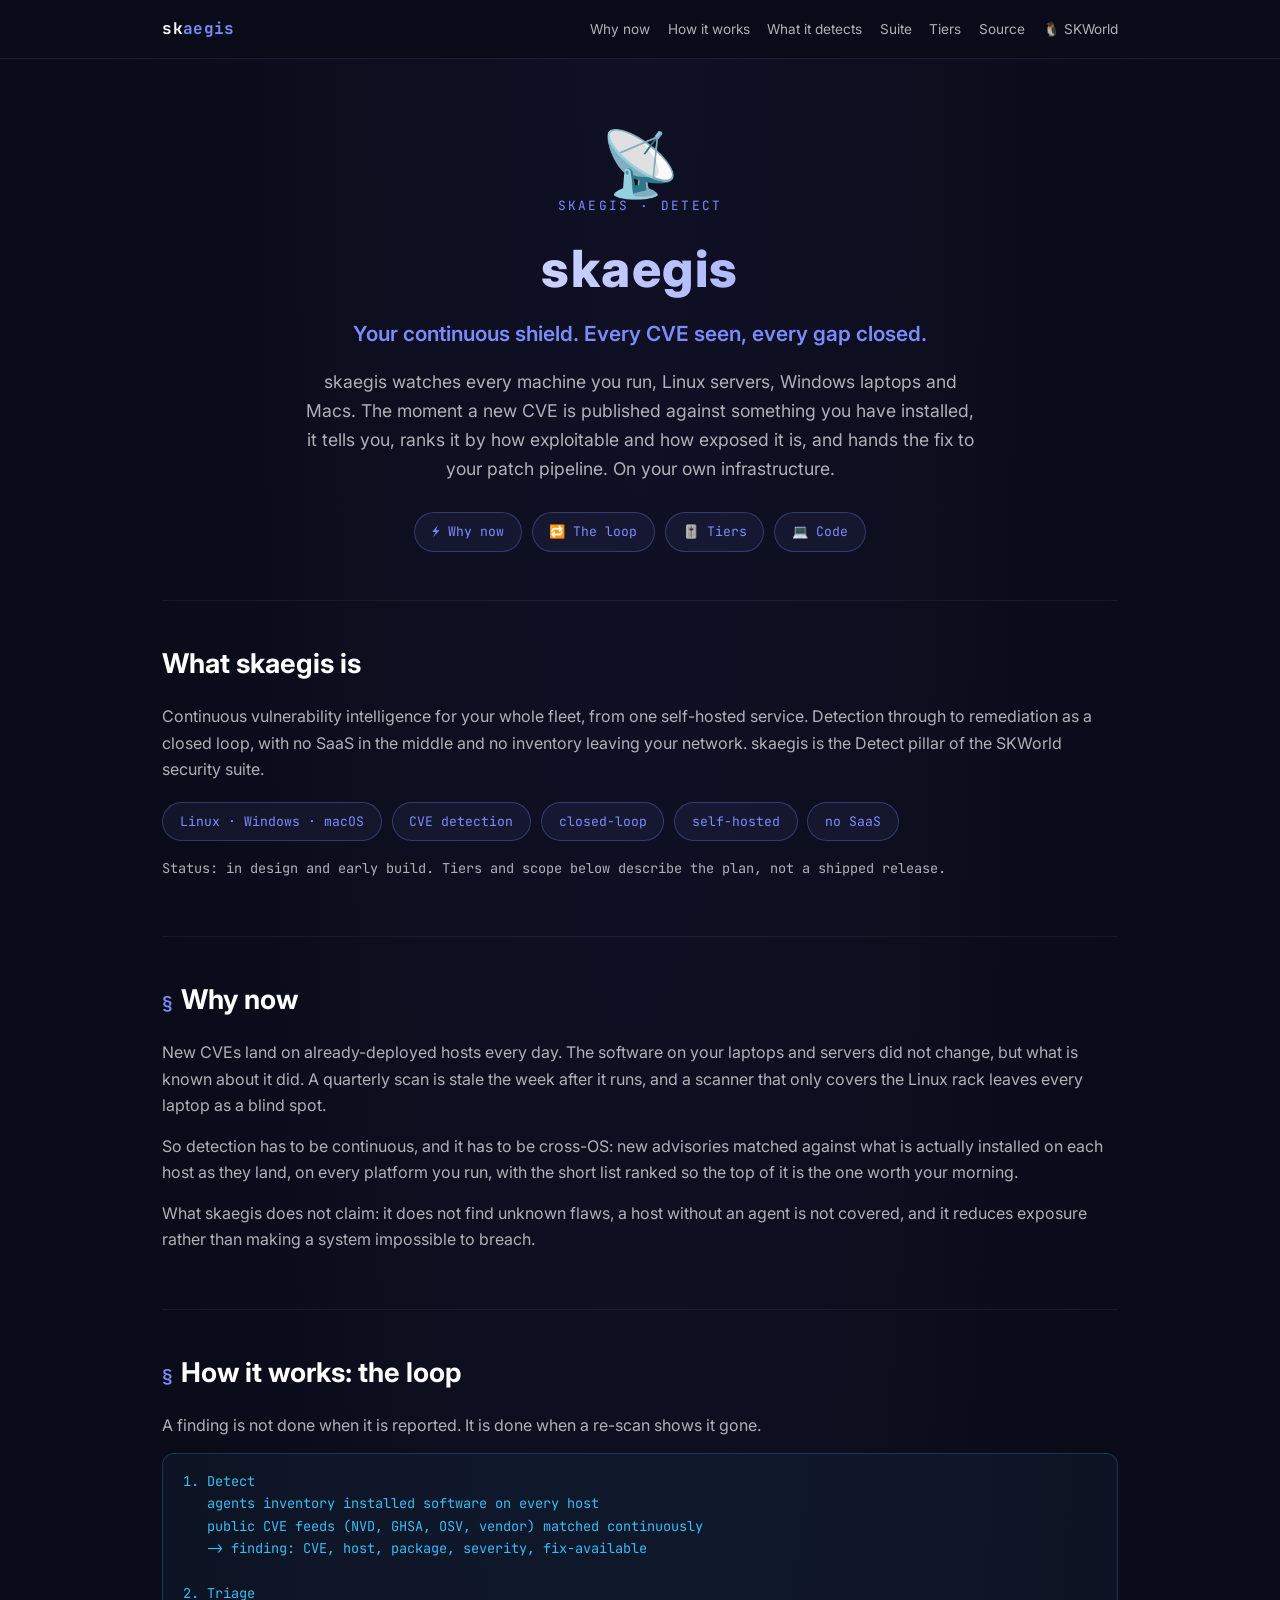
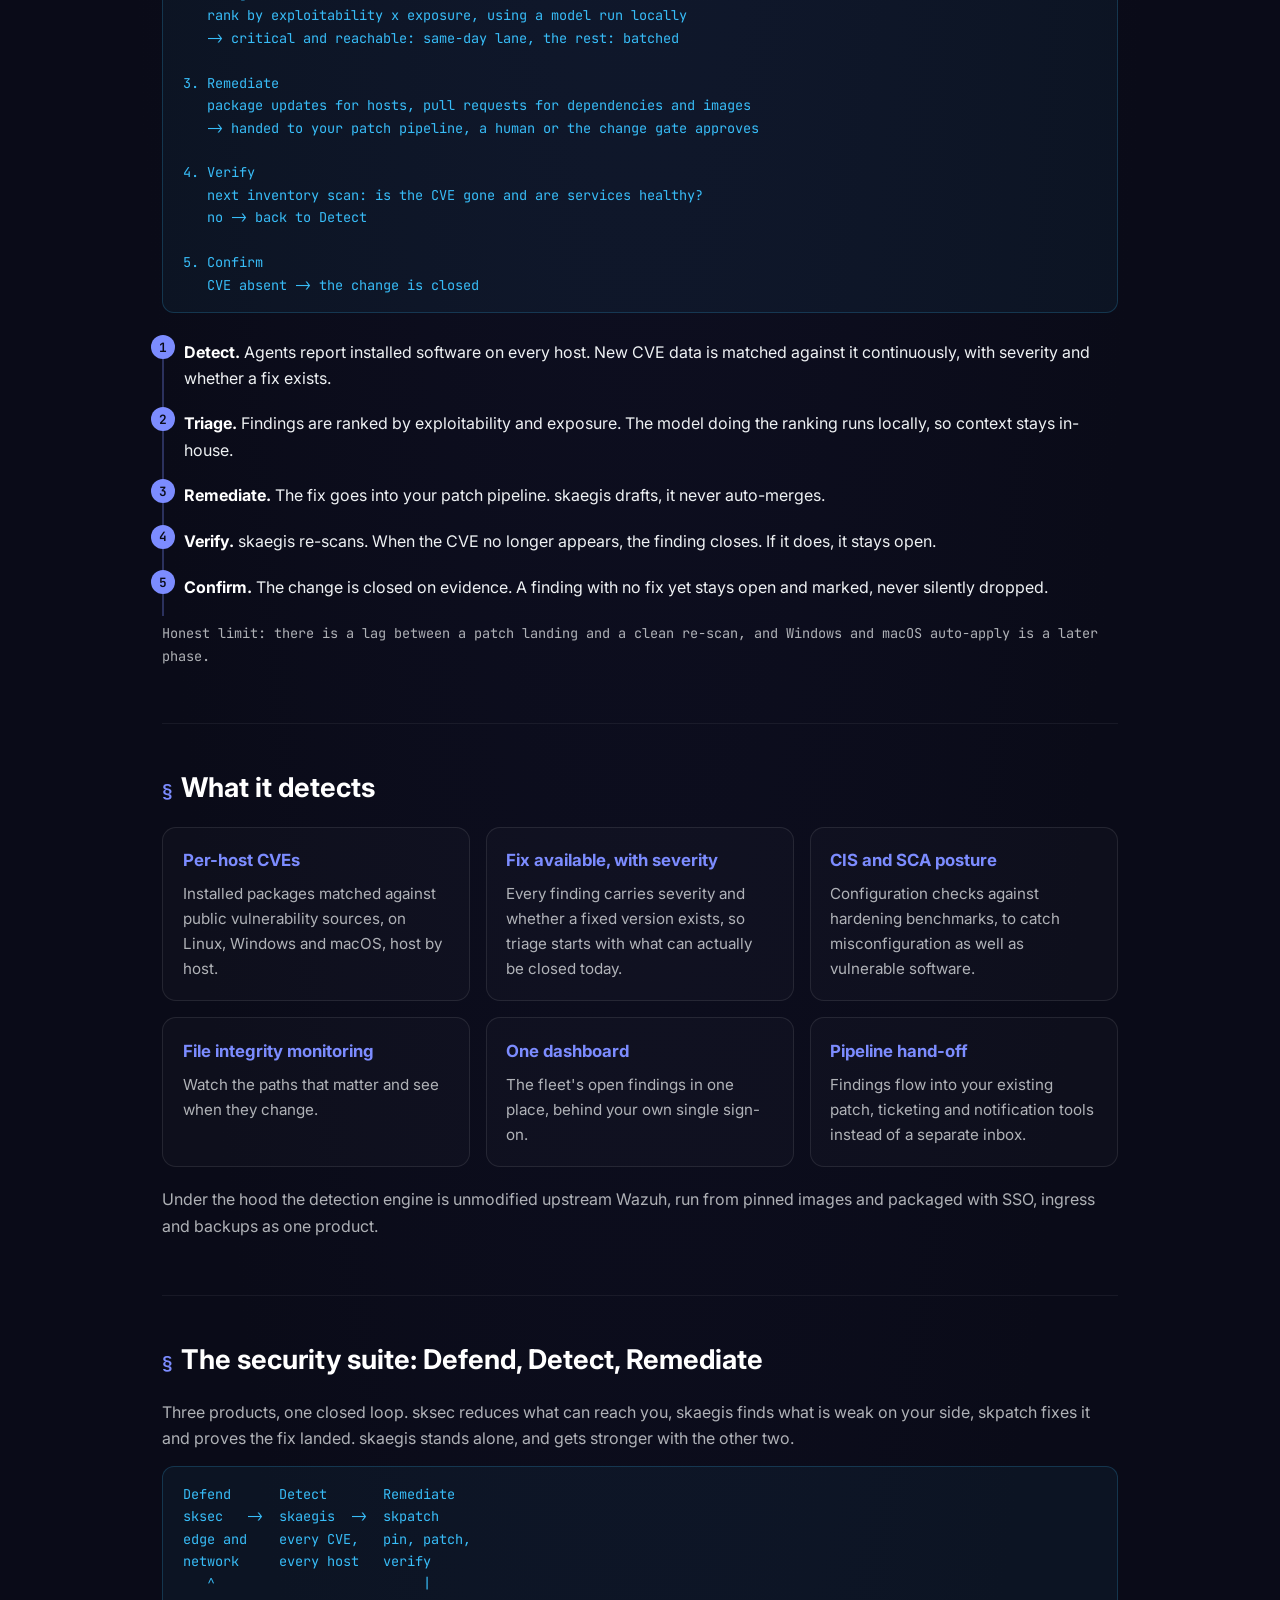
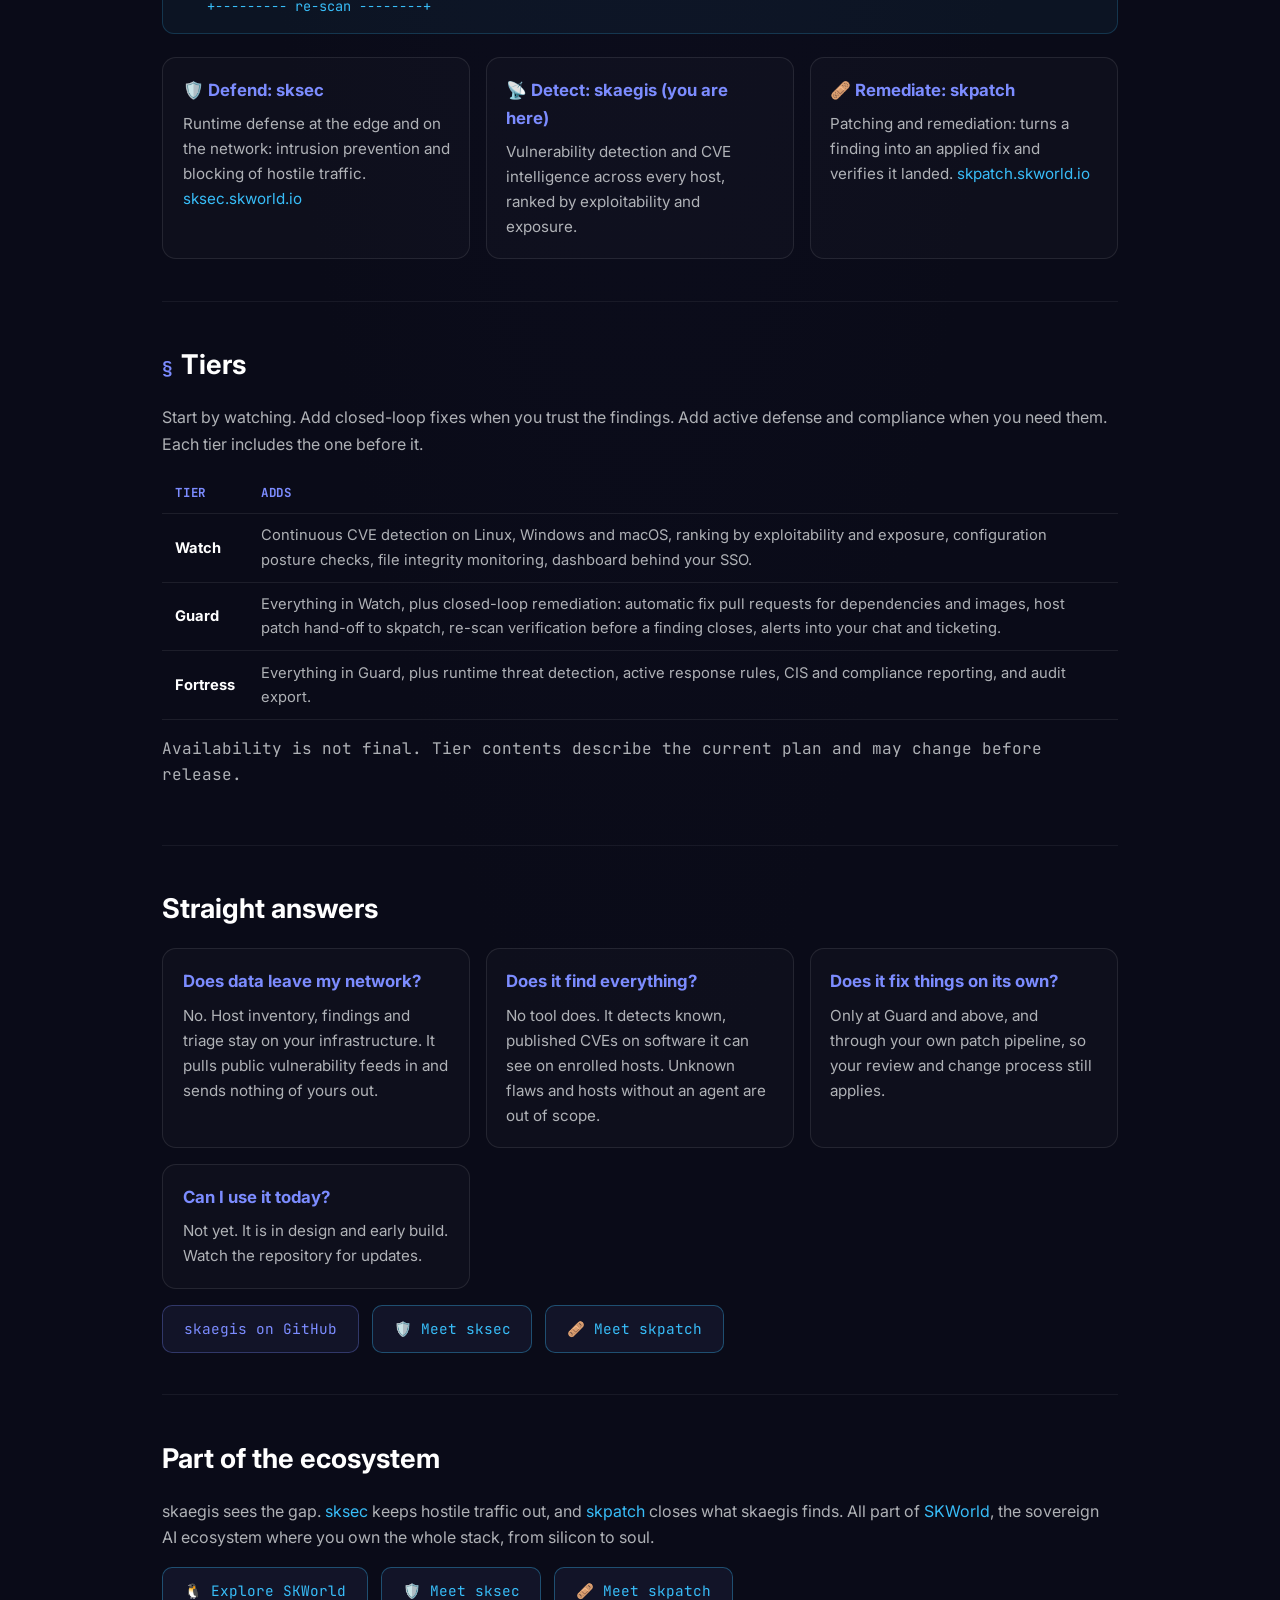
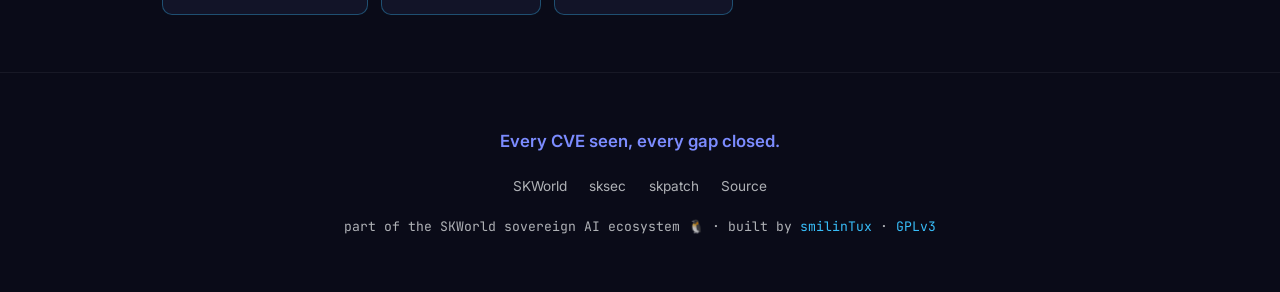
<file: index.html>
<!DOCTYPE html>
<html lang="en">
<head>
  <meta charset="UTF-8">
  <meta name="viewport" content="width=device-width, initial-scale=1.0">
  <title>skaegis · Every CVE, Every Host, The Day It Lands 📡</title>
  <meta name="description" content="skaegis watches every Linux, Windows and macOS host you run, matches new CVEs against what is actually installed the day they land, ranks them by exploitability and exposure, and hands the fix to your patch pipeline. Self-hosted, no SaaS.">
  <link rel="canonical" href="https://skaegis.skworld.io/">
  <meta name="theme-color" content="#0a0b18">

  <meta property="og:type" content="website">
  <meta property="og:site_name" content="skaegis · SKWorld">
  <meta property="og:title" content="skaegis · Every CVE, Every Host, The Day It Lands">
  <meta property="og:description" content="Continuous CVE detection across Linux, Windows and macOS, ranked by exploitability and exposure, closed through your patch pipeline. Part of the SKWorld sovereign AI ecosystem.">
  <meta property="og:url" content="https://skaegis.skworld.io/">
  <meta property="og:image" content="https://skaegis.skworld.io/og.png">
  <meta property="og:image:secure_url" content="https://skaegis.skworld.io/og.png">
  <meta property="og:image:type" content="image/png">
  <meta property="og:image:width" content="1200">
  <meta property="og:image:height" content="630">
  <meta property="og:image:alt" content="skaegis: continuous CVE detection for every host, closed-loop">
  <meta property="og:locale" content="en_US">

  <meta name="twitter:card" content="summary_large_image">
  <meta name="twitter:site" content="@smilinTux">
  <meta name="twitter:creator" content="@smilinTux">
  <meta name="twitter:title" content="skaegis · Every CVE, Every Host, The Day It Lands">
  <meta name="twitter:description" content="Continuous CVE detection across Linux, Windows and macOS, ranked by exploitability and exposure, closed through your patch pipeline.">
  <meta name="twitter:image" content="https://skaegis.skworld.io/og.png">
  <meta name="twitter:image:alt" content="skaegis: continuous CVE detection for every host, closed-loop">

  <link rel="icon" type="image/svg+xml" href="data:image/svg+xml,<svg xmlns=%22http://www.w3.org/2000/svg%22 viewBox=%220 0 100 100%22><text y=%22.9em%22 font-size=%2290%22>📡</text></svg>">
  <link rel="sitemap" type="application/xml" href="/sitemap.xml">
  <link rel="preconnect" href="https://fonts.googleapis.com">
  <link href="https://fonts.googleapis.com/css2?family=Inter:wght@300;400;600;700;800&family=JetBrains+Mono:wght@400;600&display=swap" rel="stylesheet">

  <script type="application/ld+json">
  {
    "@context": "https://schema.org",
    "@graph": [
      {
        "@type": "Organization",
        "@id": "https://skworld.io/#org",
        "name": "smilinTux",
        "url": "https://skworld.io",
        "sameAs": ["https://github.com/smilinTux"]
      },
      {
        "@type": "WebSite",
        "@id": "https://skaegis.skworld.io/#website",
        "url": "https://skaegis.skworld.io/",
        "name": "skaegis",
        "description": "Continuous CVE detection for every host, ranked by exploitability and exposure, closed through your patch pipeline.",
        "publisher": {"@id": "https://skworld.io/#org"}
      },
      {
        "@type": "SoftwareApplication",
        "@id": "https://skaegis.skworld.io/#app",
        "name": "skaegis",
        "description": "Self-hosted continuous vulnerability detection for Linux, Windows and macOS hosts. Matches new CVEs against installed software as they are published, ranks findings by exploitability and exposure, and feeds fixes into a patch pipeline. Runs on unmodified upstream Wazuh. In design and early build.",
        "url": "https://skaegis.skworld.io/",
        "applicationCategory": "SecurityApplication",
        "operatingSystem": "Linux, Windows, macOS",
        "codeRepository": "https://github.com/smilinTux/skaegis",
        "license": "https://www.gnu.org/licenses/gpl-3.0.html",
        "isPartOf": {"@id": "https://skworld.io/#org"},
        "publisher": {"@id": "https://skworld.io/#org"}
      }
    ]
  }
  </script>

  <style>
    :root{--iris:#7c8cff;--cyan:#38bdf8;--ink:#eef1f3;--muted:rgba(238,241,243,.72);--panel:rgba(124,140,255,.07);--line:rgba(124,140,255,.30)}
    *{box-sizing:border-box;margin:0;padding:0}
    body{font-family:'Inter',system-ui,sans-serif;background:radial-gradient(ellipse at top,#0f1024 0%,#0a0b18 60%);color:var(--ink);line-height:1.65;-webkit-font-smoothing:antialiased}
    .wrap{max-width:1000px;margin:0 auto;padding:0 1.4rem}
    .mono{font-family:'JetBrains Mono',monospace}
    .eyebrow{color:var(--iris);letter-spacing:.18em;font-size:.8rem;text-transform:uppercase}
    a{color:var(--cyan);text-decoration:none}
    a:hover{color:#fff}
    nav{border-bottom:1px solid rgba(124,140,255,.15);padding:1rem 0;position:sticky;top:0;background:#0a0b18;z-index:10}
    nav .wrap{display:flex;align-items:center;justify-content:space-between;flex-wrap:wrap;gap:.6rem}
    .nav-logo{font-family:'JetBrains Mono',monospace;font-weight:700;color:#fff;font-size:1rem;letter-spacing:.02em}
    .nav-logo span{color:var(--iris)}
    .nav-links{display:flex;gap:1.1rem;flex-wrap:wrap;font-size:.85rem}
    .nav-links a{color:var(--muted)}
    .nav-links a:hover{color:var(--iris)}
    header{text-align:center;padding:4.5rem 0 3rem}
    .icon{font-size:4rem;line-height:1}
    h1{font-size:3.2rem;font-weight:800;letter-spacing:.03em;margin:.6rem 0 .2rem;background:linear-gradient(90deg,#fff,var(--iris));-webkit-background-clip:text;background-clip:text;-webkit-text-fill-color:transparent}
    .tag{font-size:1.3rem;color:var(--iris);font-weight:600;margin-top:.4rem}
    .sub{color:var(--muted);font-size:1.1rem;max-width:680px;margin:1rem auto 0}
    .badges{margin:1.8rem 0 0;display:flex;gap:.6rem;flex-wrap:wrap;justify-content:center}
    .badge{border:1px solid var(--line);border-radius:999px;padding:.5rem 1.05rem;font-family:'JetBrains Mono',monospace;font-size:.82rem;color:var(--iris);background:var(--panel);transition:all .25s}
    .badge:hover{border-color:var(--iris);color:#fff}
    section{padding:2.6rem 0;border-top:1px solid rgba(255,255,255,.06)}
    h2{font-size:1.7rem;color:#fff;margin-bottom:1rem;font-weight:700}
    h2 .n{color:var(--iris);font-family:'JetBrains Mono',monospace;font-size:1.1rem;margin-right:.5rem}
    h3.sub-h{color:var(--iris);font-size:1.15rem;margin:1.6rem 0 .6rem;font-weight:700}
    p{color:var(--muted);margin-bottom:.9rem}
    .grid{display:grid;grid-template-columns:repeat(auto-fit,minmax(230px,1fr));gap:1rem;margin-top:1rem}
    .card{border:1px solid rgba(255,255,255,.09);border-radius:14px;padding:1.2rem;background:rgba(255,255,255,.02)}
    .card h3{color:var(--iris);font-size:1.05rem;margin-bottom:.4rem}
    .card p{font-size:.95rem;margin:0}
    ol.arts{list-style:none;counter-reset:a;margin-top:.6rem}
    ol.arts li{counter-increment:a;border-left:2px solid var(--line);padding:.2rem 0 1rem 1.2rem;position:relative}
    ol.arts li::before{content:counter(a);position:absolute;left:-.85rem;top:0;background:var(--iris);color:#0a0b18;width:1.5rem;height:1.5rem;border-radius:50%;display:flex;align-items:center;justify-content:center;font-family:'JetBrains Mono',monospace;font-weight:600;font-size:.8rem}
    ol.arts strong{color:#fff}
    .flow{font-family:'JetBrains Mono',monospace;font-size:.85rem;color:var(--cyan);background:rgba(56,189,248,.05);border:1px solid rgba(56,189,248,.2);border-radius:12px;padding:1rem 1.2rem;overflow-x:auto;white-space:pre;margin-top:.6rem}
    table.spec{width:100%;border-collapse:collapse;margin-top:1rem;font-size:.92rem}
    table.spec th,table.spec td{padding:.6rem .8rem;text-align:left;border-bottom:1px solid rgba(255,255,255,.08)}
    table.spec th{color:var(--iris);font-family:'JetBrains Mono',monospace;font-size:.78rem;text-transform:uppercase;letter-spacing:.06em}
    table.spec td{color:var(--muted)}
    table.spec td strong{color:#fff}
    .cta{display:flex;gap:.8rem;flex-wrap:wrap;margin-top:1rem}
    .btn{border:1px solid var(--line);border-radius:10px;padding:.7rem 1.3rem;font-family:'JetBrains Mono',monospace;font-size:.9rem;color:var(--iris);background:var(--panel);transition:all .25s}
    .btn:hover{border-color:var(--iris);color:#fff}
    .btn.bl{border-color:rgba(56,189,248,.35);color:var(--cyan)}
    .btn.bl:hover{border-color:var(--cyan);color:#fff}
    .callout{border:1px solid rgba(124,140,255,.45);background:linear-gradient(135deg,rgba(124,140,255,.1),rgba(56,189,248,.05));border-radius:16px;padding:1.6rem 1.8rem;margin-top:1.2rem}
    .callout h3{color:#fff;font-size:1.15rem;margin-bottom:.6rem}
    .callout h3 .tag-pill{display:inline-block;background:var(--iris);color:#0a0b18;font-family:'JetBrains Mono',monospace;font-size:.72rem;padding:.2rem .55rem;border-radius:999px;margin-right:.5rem;vertical-align:middle;letter-spacing:.04em}
    .callout ul{margin:.6rem 0 0 1.1rem;color:var(--muted)}
    .callout li{margin-bottom:.5rem}
    .callout code{color:var(--cyan)}
    .gallery{display:grid;grid-template-columns:repeat(auto-fit,minmax(280px,1fr));gap:1.1rem;margin-top:1rem}
    .shot{border:1px solid rgba(255,255,255,.1);border-radius:12px;overflow:hidden;background:#07081a}
    .shot img{width:100%;display:block}
    .shot figcaption{padding:.65rem .85rem;font-size:.82rem;color:var(--muted);border-top:1px solid rgba(255,255,255,.07)}
    .shot figcaption a{color:var(--iris)}
    .pill{display:inline-block;font-family:'JetBrains Mono',monospace;font-size:.72rem;letter-spacing:.06em;text-transform:uppercase;border-radius:999px;padding:.22rem .65rem;margin-left:.5rem;vertical-align:middle}
    .pill.live{color:var(--iris);background:var(--panel);border:1px solid var(--line)}
    .pill.weekly{color:var(--cyan);background:rgba(56,189,248,.06);border:1px solid rgba(56,189,248,.3)}
    footer{text-align:center;padding:3rem 0 2.5rem;color:rgba(255,255,255,.4);border-top:1px solid rgba(255,255,255,.06);margin-top:1rem}
    footer .mono{font-size:.82rem}
    .foot-links{display:flex;gap:1.4rem;flex-wrap:wrap;justify-content:center;margin:1.2rem 0;font-size:.85rem}
    .foot-links a{color:var(--muted)}
    .foot-links a:hover{color:var(--iris)}
    code{font-family:'JetBrains Mono',monospace;color:var(--cyan);font-size:.9em}
    .tier-name{color:var(--iris)}
    @media(max-width:600px){h1{font-size:2.3rem}.icon{font-size:3rem}.nav-links{font-size:.76rem;gap:.7rem}}
  </style>
</head>
<body>
  <nav>
    <div class="wrap">
      <a class="nav-logo" href="/">sk<span>aegis</span></a>
      <div class="nav-links">
        <a href="#why">Why now</a>
        <a href="#how">How it works</a>
        <a href="#detects">What it detects</a>
        <a href="#suite">Suite</a>
        <a href="#tiers">Tiers</a>
        <a href="https://github.com/smilinTux/skaegis" target="_blank" rel="noopener">Source</a>
        <a href="https://skworld.io" target="_blank" rel="noopener">🐧 SKWorld</a>
      </div>
    </div>
  </nav>

  <header>
    <div class="wrap">
      <div class="icon">📡</div>
      <div class="mono eyebrow">skaegis · detect</div>
      <h1>skaegis</h1>
      <div class="tag">Your continuous shield. Every CVE seen, every gap closed.</div>
      <p class="sub">skaegis watches every machine you run, Linux servers, Windows laptops and Macs. The moment a new CVE is published against something you have installed, it tells you, ranks it by how exploitable and how exposed it is, and hands the fix to your patch pipeline. On your own infrastructure.</p>
      <div class="badges">
        <a class="badge" href="#why">⚡ Why now</a>
        <a class="badge" href="#how">🔁 The loop</a>
        <a class="badge" href="#tiers">🎚️ Tiers</a>
        <a class="badge" href="https://github.com/smilinTux/skaegis" target="_blank" rel="noopener">💻 Code</a>
      </div>
    </div>
  </header>

  <div class="wrap">
    <section id="what">
      <h2>What skaegis is</h2>
      <p>Continuous vulnerability intelligence for your whole fleet, from one self-hosted service. Detection through to remediation as a closed loop, with no SaaS in the middle and no inventory leaving your network. skaegis is the Detect pillar of the SKWorld security suite.</p>
      <div class="badges" style="justify-content:flex-start;margin:1.2rem 0 1rem">
        <span class="badge">Linux · Windows · macOS</span>
        <span class="badge">CVE detection</span>
        <span class="badge">closed-loop</span>
        <span class="badge">self-hosted</span>
        <span class="badge">no SaaS</span>
      </div>
      <p class="mono" style="font-size:.85rem">Status: in design and early build. Tiers and scope below describe the plan, not a shipped release.</p>
    </section>

    <section id="why">
      <h2><span class="n">§</span>Why now</h2>
      <p>New CVEs land on already-deployed hosts every day. The software on your laptops and servers did not change, but what is known about it did. A quarterly scan is stale the week after it runs, and a scanner that only covers the Linux rack leaves every laptop as a blind spot.</p>
      <p>So detection has to be continuous, and it has to be cross-OS: new advisories matched against what is actually installed on each host as they land, on every platform you run, with the short list ranked so the top of it is the one worth your morning.</p>
      <p>What skaegis does not claim: it does not find unknown flaws, a host without an agent is not covered, and it reduces exposure rather than making a system impossible to breach.</p>
    </section>

    <section id="how">
      <h2><span class="n">§</span>How it works: the loop</h2>
      <p>A finding is not done when it is reported. It is done when a re-scan shows it gone.</p>
      <div class="flow">1. Detect
   agents inventory installed software on every host
   public CVE feeds (NVD, GHSA, OSV, vendor) matched continuously
   -> finding: CVE, host, package, severity, fix-available

2. Triage
   rank by exploitability x exposure, using a model run locally
   -> critical and reachable: same-day lane, the rest: batched

3. Remediate
   package updates for hosts, pull requests for dependencies and images
   -> handed to your patch pipeline, a human or the change gate approves

4. Verify
   next inventory scan: is the CVE gone and are services healthy?
   no -> back to Detect

5. Confirm
   CVE absent -> the change is closed</div>
      <ol class="arts" style="margin-top:1.4rem">
        <li><strong>Detect.</strong> Agents report installed software on every host. New CVE data is matched against it continuously, with severity and whether a fix exists.</li>
        <li><strong>Triage.</strong> Findings are ranked by exploitability and exposure. The model doing the ranking runs locally, so context stays in-house.</li>
        <li><strong>Remediate.</strong> The fix goes into your patch pipeline. skaegis drafts, it never auto-merges.</li>
        <li><strong>Verify.</strong> skaegis re-scans. When the CVE no longer appears, the finding closes. If it does, it stays open.</li>
        <li><strong>Confirm.</strong> The change is closed on evidence. A finding with no fix yet stays open and marked, never silently dropped.</li>
      </ol>
      <p class="mono" style="font-size:.85rem;margin-top:.4rem">Honest limit: there is a lag between a patch landing and a clean re-scan, and Windows and macOS auto-apply is a later phase.</p>
    </section>

    <section id="detects">
      <h2><span class="n">§</span>What it detects</h2>
      <div class="grid">
        <div class="card"><h3>Per-host CVEs</h3><p>Installed packages matched against public vulnerability sources, on Linux, Windows and macOS, host by host.</p></div>
        <div class="card"><h3>Fix available, with severity</h3><p>Every finding carries severity and whether a fixed version exists, so triage starts with what can actually be closed today.</p></div>
        <div class="card"><h3>CIS and SCA posture</h3><p>Configuration checks against hardening benchmarks, to catch misconfiguration as well as vulnerable software.</p></div>
        <div class="card"><h3>File integrity monitoring</h3><p>Watch the paths that matter and see when they change.</p></div>
        <div class="card"><h3>One dashboard</h3><p>The fleet's open findings in one place, behind your own single sign-on.</p></div>
        <div class="card"><h3>Pipeline hand-off</h3><p>Findings flow into your existing patch, ticketing and notification tools instead of a separate inbox.</p></div>
      </div>
      <p style="margin-top:1.2rem">Under the hood the detection engine is unmodified upstream Wazuh, run from pinned images and packaged with SSO, ingress and backups as one product.</p>
    </section>

    <section id="suite">
      <h2><span class="n">§</span>The security suite: Defend, Detect, Remediate</h2>
      <p>Three products, one closed loop. sksec reduces what can reach you, skaegis finds what is weak on your side, skpatch fixes it and proves the fix landed. skaegis stands alone, and gets stronger with the other two.</p>
      <div class="flow">Defend      Detect       Remediate
sksec   ->  skaegis  ->  skpatch
edge and    every CVE,   pin, patch,
network     every host   verify
   ^                          |
   +--------- re-scan --------+</div>
      <div class="grid" style="margin-top:1.4rem">
        <div class="card"><h3>🛡️ Defend: sksec</h3><p>Runtime defense at the edge and on the network: intrusion prevention and blocking of hostile traffic. <a href="https://sksec.skworld.io" target="_blank" rel="noopener">sksec.skworld.io</a></p></div>
        <div class="card"><h3>📡 Detect: skaegis (you are here)</h3><p>Vulnerability detection and CVE intelligence across every host, ranked by exploitability and exposure.</p></div>
        <div class="card"><h3>🩹 Remediate: skpatch</h3><p>Patching and remediation: turns a finding into an applied fix and verifies it landed. <a href="https://skpatch.skworld.io" target="_blank" rel="noopener">skpatch.skworld.io</a></p></div>
      </div>
    </section>

    <section id="tiers">
      <h2><span class="n">§</span>Tiers</h2>
      <p>Start by watching. Add closed-loop fixes when you trust the findings. Add active defense and compliance when you need them. Each tier includes the one before it.</p>
      <table class="spec">
        <tr><th>Tier</th><th>Adds</th></tr>
        <tr><td><strong>Watch</strong></td><td>Continuous CVE detection on Linux, Windows and macOS, ranking by exploitability and exposure, configuration posture checks, file integrity monitoring, dashboard behind your SSO.</td></tr>
        <tr><td><strong>Guard</strong></td><td>Everything in Watch, plus closed-loop remediation: automatic fix pull requests for dependencies and images, host patch hand-off to skpatch, re-scan verification before a finding closes, alerts into your chat and ticketing.</td></tr>
        <tr><td><strong>Fortress</strong></td><td>Everything in Guard, plus runtime threat detection, active response rules, CIS and compliance reporting, and audit export.</td></tr>
      </table>
      <p style="margin-top:1rem" class="mono" style="font-size:.85rem">Availability is not final. Tier contents describe the current plan and may change before release.</p>
    </section>

    <section id="faq">
      <h2>Straight answers</h2>
      <div class="grid">
        <div class="card"><h3>Does data leave my network?</h3><p>No. Host inventory, findings and triage stay on your infrastructure. It pulls public vulnerability feeds in and sends nothing of yours out.</p></div>
        <div class="card"><h3>Does it find everything?</h3><p>No tool does. It detects known, published CVEs on software it can see on enrolled hosts. Unknown flaws and hosts without an agent are out of scope.</p></div>
        <div class="card"><h3>Does it fix things on its own?</h3><p>Only at Guard and above, and through your own patch pipeline, so your review and change process still applies.</p></div>
        <div class="card"><h3>Can I use it today?</h3><p>Not yet. It is in design and early build. Watch the repository for updates.</p></div>
      </div>
      <div class="cta">
        <a class="btn" href="https://github.com/smilinTux/skaegis" target="_blank" rel="noopener">skaegis on GitHub</a>
        <a class="btn bl" href="https://sksec.skworld.io" target="_blank" rel="noopener">🛡️ Meet sksec</a>
        <a class="btn bl" href="https://skpatch.skworld.io" target="_blank" rel="noopener">🩹 Meet skpatch</a>
      </div>
    </section>

    <section id="family">
      <h2>Part of the ecosystem</h2>
      <p>skaegis sees the gap. <a href="https://sksec.skworld.io" target="_blank" rel="noopener">sksec</a> keeps hostile traffic out, and <a href="https://skpatch.skworld.io" target="_blank" rel="noopener">skpatch</a> closes what skaegis finds. All part of <a href="https://skworld.io" target="_blank" rel="noopener">SKWorld</a>, the sovereign AI ecosystem where you own the whole stack, from silicon to soul.</p>
      <div class="cta">
        <a class="btn bl" href="https://skworld.io" target="_blank" rel="noopener">🐧 Explore SKWorld</a>
        <a class="btn bl" href="https://sksec.skworld.io" target="_blank" rel="noopener">🛡️ Meet sksec</a>
        <a class="btn bl" href="https://skpatch.skworld.io" target="_blank" rel="noopener">🩹 Meet skpatch</a>
      </div>
    </section>
  </div>

  <footer>
    <div class="wrap">
      <div class="tag" style="font-size:1.05rem">Every CVE seen, every gap closed.</div>
      <div class="foot-links">
        <a href="https://skworld.io" target="_blank" rel="noopener">SKWorld</a>
        <a href="https://sksec.skworld.io" target="_blank" rel="noopener">sksec</a>
        <a href="https://skpatch.skworld.io" target="_blank" rel="noopener">skpatch</a>
        <a href="https://github.com/smilinTux/skaegis" target="_blank" rel="noopener">Source</a>
      </div>
      <p class="mono" style="margin-top:.6rem">part of the SKWorld sovereign AI ecosystem 🐧 · built by <a href="https://github.com/smilinTux" target="_blank" rel="noopener">smilinTux</a> · <a href="https://www.gnu.org/licenses/gpl-3.0.html" target="_blank" rel="noopener">GPLv3</a></p>
    </div>
  </footer>
</body>
</html>
</file>
